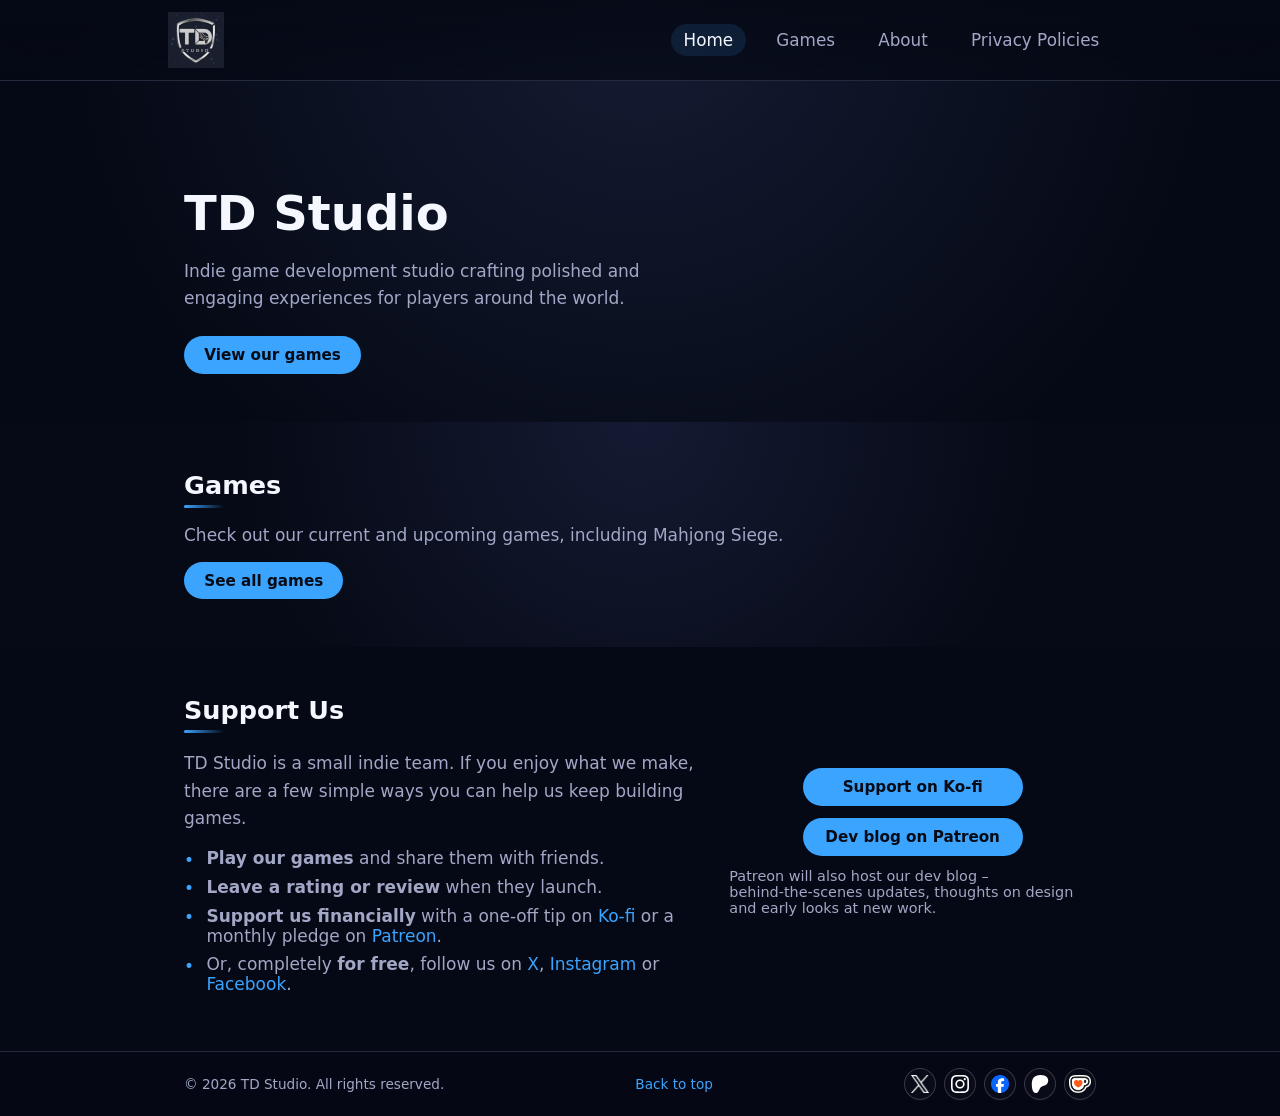
<file: index.html>
<!DOCTYPE html>
<html lang="en">
<head>
  <meta charset="UTF-8" />
  <title>TD Studio – Game Development</title>
  <meta name="viewport" content="width=device-width, initial-scale=1" />
  <meta name="description" content="TD Studio is an indie game development studio creating engaging games like Mahjong Siege." />
  <link rel="stylesheet" href="styles.css" />
  <!-- Add favicon: <link rel="icon" href="favicon.ico" type="image/x-icon" /> -->
</head>
<body id="top">
  <header class="site-header">
    <div class="container header-content">
      <div class="logo-block">
        <a href="#top" aria-label="TD Studio home">
          <img src="gallery/web-art/logo-td-studio.svg" alt="TD Studio logo" class="logo" />
        </a>
      </div>
      <nav class="main-nav">
        <a href="#top" class="active">Home</a>
        <a href="games.html">Games</a>
        <a href="about.html">About</a>
        <a href="privacy-policy.html">Privacy Policies</a>
      </nav>
    </div>
  </header>

  <main>
    <section class="hero">
      <div class="container hero-content">
        <h1>TD Studio</h1>
        <p>Indie game development studio crafting polished and engaging experiences for players around the world.</p>
        <div class="hero-actions">
          <a class="btn primary" href="games.html">View our games</a>
        </div>
      </div>
    </section>

    <section id="games-teaser" class="section section-dark">
      <div class="container">
        <h2 class="section-title">Games</h2>
        <p class="section-intro">
          Check out our current and upcoming games, including Mahjong Siege.
        </p>
        <a class="btn primary" href="games.html">See all games</a>
      </div>
    </section>

    <section class="section">
      <div class="container">
        <div class="support-grid">
          <div>
            <h2 class="section-title">Support Us</h2>
            <p class="support-intro">
              TD Studio is a small indie team. If you enjoy what we make, there are a few simple ways you can help us keep building games.
            </p>
            <ul class="support-list">
              <li><strong>Play our games</strong> and share them with friends.</li>
              <li><strong>Leave a rating or review</strong> when they launch.</li>
              <li>
                <strong>Support us financially</strong> with a one‑off tip on
                <a href="https://ko-fi.com/tdstudio" target="_blank" rel="noopener noreferrer">Ko‑fi</a>
                or a monthly pledge on
                <a href="https://www.patreon.com/tdstudio" target="_blank" rel="noopener noreferrer">Patreon</a>.
              </li>
              <li>
                Or, completely <strong>for free</strong>, follow us on
                <a href="https://x.com/tdstudio_uk" target="_blank" rel="noopener noreferrer">X</a>,
                <a href="https://instagram.com/tdstudio.uk" target="_blank" rel="noopener noreferrer">Instagram</a>
                or
                <a href="https://www.facebook.com/profile.php?id=61582031611581" target="_blank" rel="noopener noreferrer">Facebook</a>.
              </li>
            </ul>
          </div>
          <div>
            <div class="support-actions">
              <a class="btn primary" href="https://ko-fi.com/tdstudio" target="_blank" rel="noopener noreferrer">
                Support on Ko‑fi
              </a>
              <a class="btn primary" href="https://www.patreon.com/tdstudio" target="_blank" rel="noopener noreferrer">
                Dev blog on Patreon
              </a>
            </div>
            <p class="support-note">
              Patreon will also host our dev blog – behind‑the‑scenes updates, thoughts on design and early looks at new work.
            </p>
          </div>
        </div>
      </div>
    </section>
  </main>
  <footer class="site-footer">
    <div class="container footer-content">
      <span>© <span id="year"></span> TD Studio. All rights reserved.</span>
      <div class="footer-links">
        <a href="#top">Back to top</a>
      </div>
      <div class="footer-social">
        <a href="https://x.com/tdstudio_uk" target="_blank" rel="noopener noreferrer" aria-label="Follow TD Studio on X">
          <img src="gallery/web-art/X-logo-white.png" alt="" />
        </a>
        <a href="https://instagram.com/tdstudio.uk" target="_blank" rel="noopener noreferrer" aria-label="Follow TD Studio on Instagram">
          <img src="gallery/web-art/Instagram_Glyph_White.svg" alt="" />
        </a>
        <a href="https://www.facebook.com/profile.php?id=61582031611581" target="_blank" rel="noopener noreferrer" aria-label="Follow TD Studio on Facebook">
          <img src="gallery/web-art/Facebook_Logo_Primary.png" alt="" />
        </a>
        <a href="https://www.patreon.com/tdstudio" target="_blank" rel="noopener noreferrer" aria-label="Support TD Studio on Patreon">
          <img src="gallery/web-art/PATREON_SYMBOL_1_WHITE_RGB.svg" alt="" />
        </a>
        <a href="https://ko-fi.com/tdstudio" target="_blank" rel="noopener noreferrer" aria-label="Tip TD Studio on Ko-fi">
          <img src="gallery/web-art/ko-fi-logomarkLogo.webp" alt="" />
        </a>
      </div>
    </div>
  </footer>

  <script>
    document.getElementById('year').textContent = new Date().getFullYear();

    // Simple auto-rotating gallery for each game
    document.querySelectorAll('.game-gallery[data-rotation="true"]').forEach(function (gallery) {
      const slides = Array.from(gallery.querySelectorAll('.game-gallery-slide'));
      if (slides.length <= 1) return;

      let currentIndex = 0;

      setInterval(function () {
        slides[currentIndex].classList.remove('is-active');
        currentIndex = (currentIndex + 1) % slides.length;
        slides[currentIndex].classList.add('is-active');
      }, 3500);
    });
  </script>
</body>
</html>
</file>
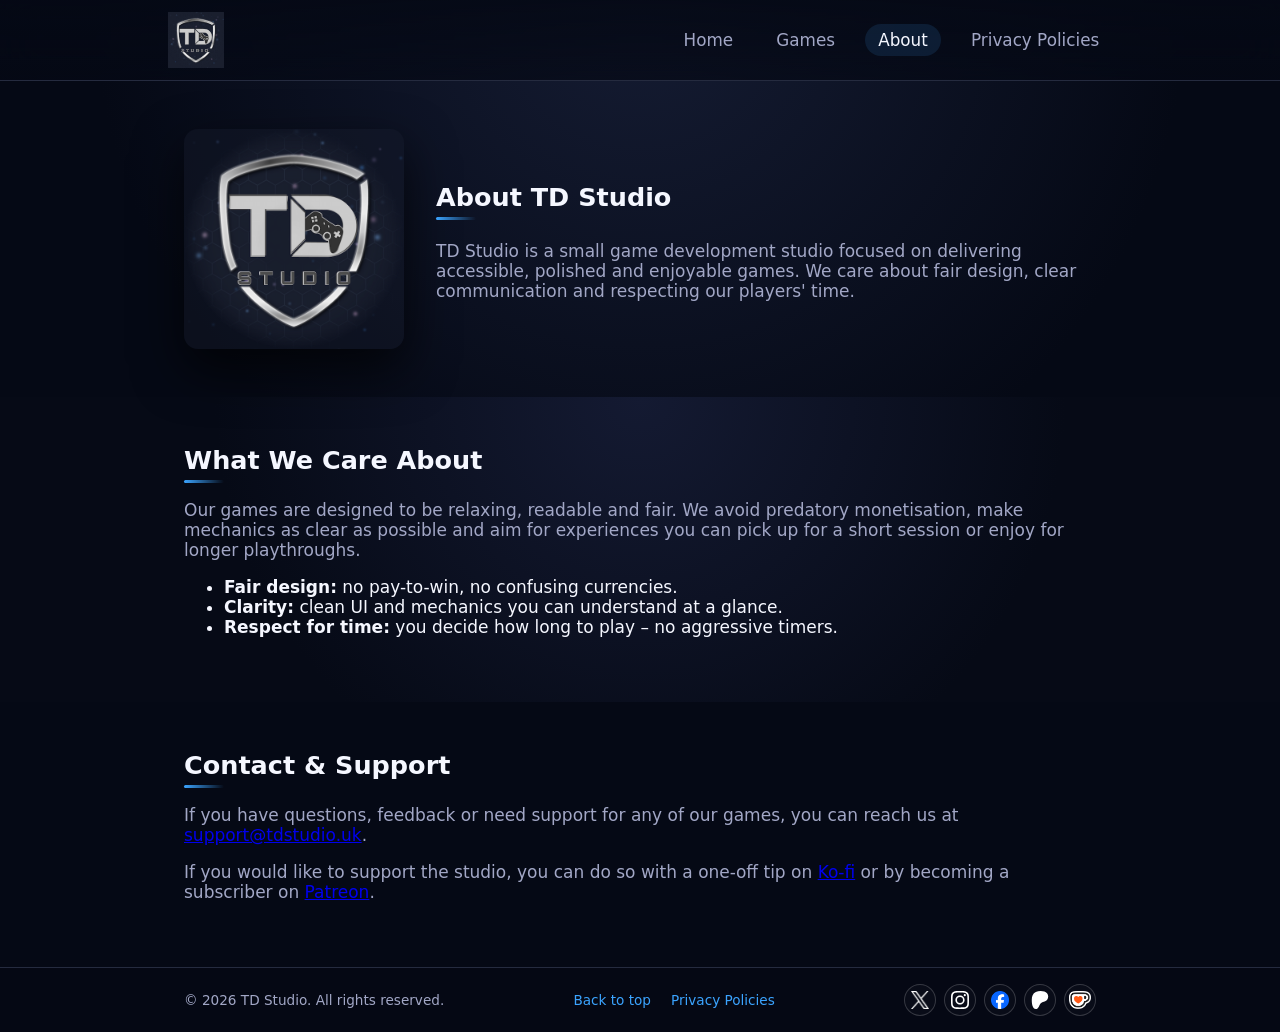
<file: about.html>
<!DOCTYPE html>
<html lang="en">
<head>
  <meta charset="UTF-8" />
  <title>About – TD Studio</title>
  <meta name="viewport" content="width=device-width, initial-scale=1" />
  <meta name="description" content="Learn more about TD Studio – a small game development studio focused on fair, polished experiences." />
  <link rel="stylesheet" href="styles.css" />
  <!-- Add favicon: <link rel="icon" href="favicon.ico" type="image/x-icon" /> -->
</head>
<body id="top">
  <header class="site-header">
    <div class="container header-content">
      <div class="logo-block">
        <a href="index.html#top" aria-label="TD Studio home">
          <img src="gallery/web-art/logo-td-studio.svg" alt="TD Studio logo" class="logo" />
        </a>
      </div>
      <nav class="main-nav">
        <a href="index.html#top">Home</a>
        <a href="games.html">Games</a>
        <a href="about.html" class="active">About</a>
        <a href="privacy-policy.html">Privacy Policies</a>
      </nav>
    </div>
  </header>

  <main>
    <section class="section">
      <div class="container about-hero">
        <div class="about-hero-logo">
          <img src="gallery/web-art/about-td-studio-logo.png" alt="TD Studio emblem" />
        </div>
        <div class="about-hero-text">
          <h1 class="section-title">About TD Studio</h1>
          <p>
            TD Studio is a small game development studio focused on delivering accessible, polished and
            enjoyable games. We care about fair design, clear communication and respecting our players' time.
          </p>
        </div>
      </div>
    </section>

    <section class="section section-dark">
      <div class="container">
        <h2 class="section-title">What We Care About</h2>
        <p>
          Our games are designed to be relaxing, readable and fair. We avoid predatory monetisation,
          make mechanics as clear as possible and aim for experiences you can pick up for a short session
          or enjoy for longer playthroughs.
        </p>
        <ul class="about-list">
          <li><strong>Fair design:</strong> no pay-to-win, no confusing currencies.</li>
          <li><strong>Clarity:</strong> clean UI and mechanics you can understand at a glance.</li>
          <li><strong>Respect for time:</strong> you decide how long to play – no aggressive timers.</li>
        </ul>
      </div>
    </section>

    <section class="section">
      <div class="container">
        <h2 class="section-title">Contact & Support</h2>
        <p>
          If you have questions, feedback or need support for any of our games, you can reach us at
          <a href="mailto:support@tdstudio.uk">support@tdstudio.uk</a>.
        </p>
        <p>
          If you would like to support the studio, you can do so with a one‑off tip on
          <a href="https://ko-fi.com/tdstudio" target="_blank" rel="noopener noreferrer">Ko‑fi</a>
          or by becoming a subscriber on
          <a href="https://www.patreon.com/tdstudio" target="_blank" rel="noopener noreferrer">Patreon</a>.
        </p>
      </div>
    </section>
  </main>

  <footer class="site-footer">
    <div class="container footer-content">
      <span>© <span id="year"></span> TD Studio. All rights reserved.</span>
      <div class="footer-links">
        <a href="#top">Back to top</a>
        <a href="privacy-policy.html">Privacy Policies</a>
      </div>
      <div class="footer-social">
        <a href="https://x.com/tdstudio_uk" target="_blank" rel="noopener noreferrer" aria-label="Follow TD Studio on X">
          <img src="gallery/web-art/X-logo-white.png" alt="" />
        </a>
        <a href="https://instagram.com/tdstudio.uk" target="_blank" rel="noopener noreferrer" aria-label="Follow TD Studio on Instagram">
          <img src="gallery/web-art/Instagram_Glyph_White.svg" alt="" />
        </a>
        <a href="https://www.facebook.com/profile.php?id=61582031611581" target="_blank" rel="noopener noreferrer" aria-label="Follow TD Studio on Facebook">
          <img src="gallery/web-art/Facebook_Logo_Primary.png" alt="" />
        </a>
        <a href="https://www.patreon.com/tdstudio" target="_blank" rel="noopener noreferrer" aria-label="Support TD Studio on Patreon">
          <img src="gallery/web-art/PATREON_SYMBOL_1_WHITE_RGB.svg" alt="" />
        </a>
        <a href="https://ko-fi.com/tdstudio" target="_blank" rel="noopener noreferrer" aria-label="Tip TD Studio on Ko-fi">
          <img src="gallery/web-art/ko-fi-logomarkLogo.webp" alt="" />
        </a>
      </div>
    </div>
  </footer>

  <script>
    document.getElementById('year').textContent = new Date().getFullYear();
  </script>
</body>
</html>
</file>
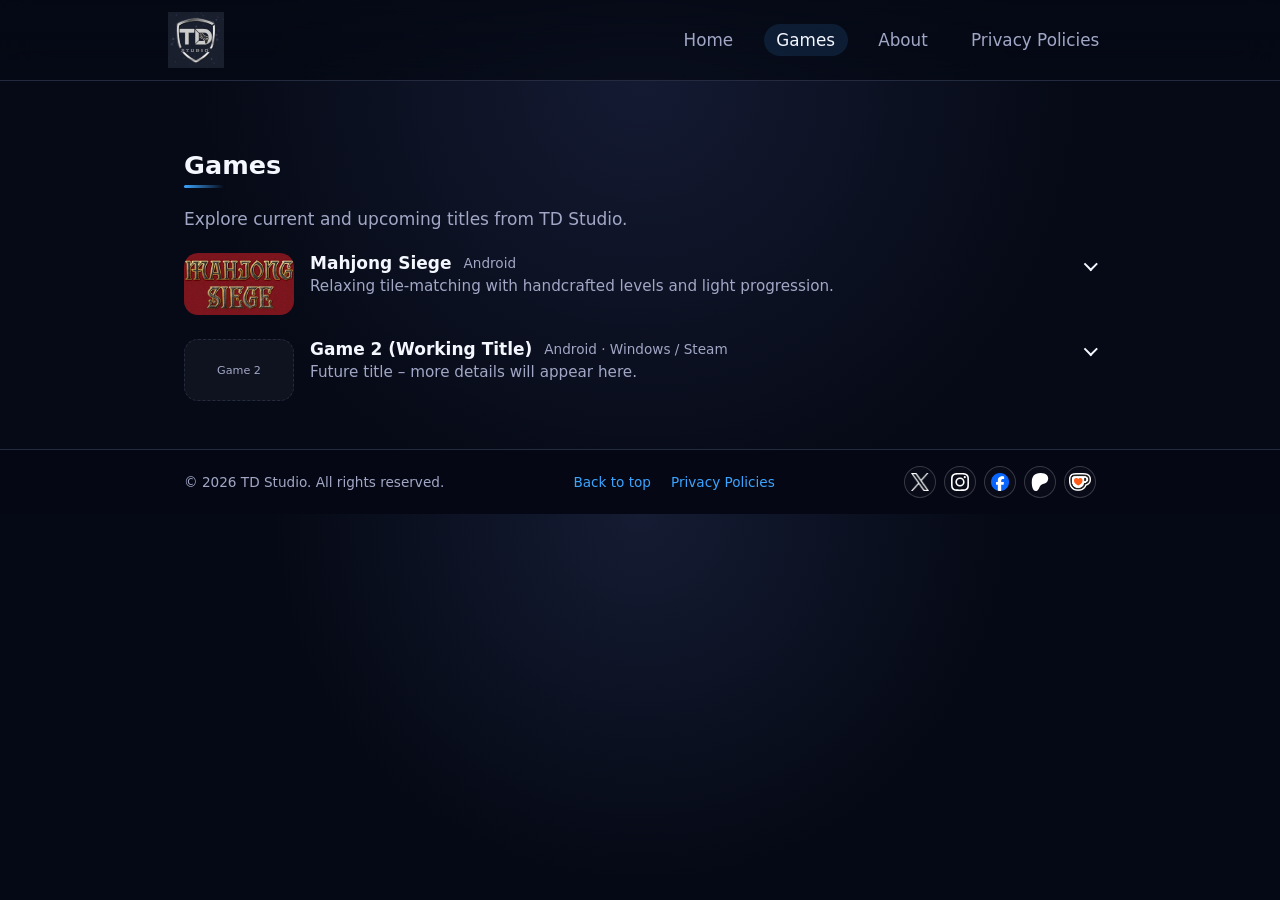
<file: games.html>
<!DOCTYPE html>
<html lang="en">
<head>
  <meta charset="UTF-8" />
  <title>Games – TD Studio</title>
  <meta name="viewport" content="width=device-width, initial-scale=1" />
  <meta name="description" content="Discover games by TD Studio, including Mahjong Siege and future titles." />
  <link rel="stylesheet" href="styles.css" />
  <!-- Add favicon: <link rel="icon" href="favicon.ico" type="image/x-icon" /> -->
</head>
<body id="top">
  <header class="site-header">
    <div class="container header-content">
      <div class="logo-block">
        <a href="index.html#top" aria-label="TD Studio home">
          <img src="gallery/web-art/logo-td-studio.svg" alt="TD Studio logo" class="logo" />
        </a>
      </div>
      <nav class="main-nav">
        <a href="index.html#top">Home</a>
        <a href="games.html" class="active">Games</a>
        <a href="about.html">About</a>
        <a href="privacy-policy.html">Privacy Policies</a>
      </nav>
    </div>
  </header>

  <main>
    <section class="section section-dark">
      <div class="container">
        <h1 class="section-title">Games</h1>
        <p class="section-intro">
          Explore current and upcoming titles from TD Studio.
        </p>

        <!-- Mahjong Siege -->
        <article class="game-detail-card" id="mahjong-siege">
          <details class="game-details">
            <summary class="game-summary">
              <div class="game-summary-thumb">
                <img src="gallery/mahjong-siege/Mahjong-siege-thumb-600x338.png" alt="Mahjong Siege" />
              </div>
              <div class="game-summary-body">
                <span class="game-summary-top">
                  <span class="game-title">Mahjong Siege</span>
                  <span class="game-platforms">Android</span>
                  <span class="game-toggle" aria-hidden="true"></span>
                </span>
                <span class="game-tagline">
                  Relaxing tile-matching with handcrafted levels and light progression.
                </span>
              </div>
            </summary>
            <div class="game-detail-body">
              <div class="game-gallery" data-rotation="true">
                <div class="game-gallery-slide is-active">
                  <img src="gallery/mahjong-siege/Mahjong-siege-thumb-600x338.png" alt="Mahjong Siege key art" />
                </div>
                <div class="game-gallery-slide">
                  <img src="gallery/mahjong-siege/Mahjong-screenshot 1.jpg" alt="Mahjong Siege gameplay – screenshot 1" />
                </div>
                <div class="game-gallery-slide">
                  <img src="gallery/mahjong-siege/Mahjong-screenshot 2.jpg" alt="Mahjong Siege gameplay – screenshot 2" />
                </div>
                <div class="game-gallery-slide">
                  <img src="gallery/mahjong-siege/Mahjong-screenshot 3.JPG" alt="Mahjong Siege gameplay – screenshot 3" />
                </div>
              </div>
              <div class="game-detail-text">
                <p>
                  Clear boards of tiles at your own pace, experiment with layouts and enjoy a calm,
                  focused experience. Progress through handcrafted stages designed to be fair and readable,
                  without aggressive timers or pressure.
                </p>
                <p>
                  Mahjong Siege is built with respect for your time: no predatory monetisation, no confusing
                  currencies – just straightforward gameplay with optional challenges.
                </p>
                <div class="game-links">
                  <a class="btn primary" href="https://play.google.com/store/apps/details?id=YOUR_APP_ID" target="_blank" rel="noopener noreferrer">
                    Get it on Google Play
                  </a>
                  <a class="btn secondary" href="https://www.youtube.com/watch?v=YOUR_TRAILER_ID" target="_blank" rel="noopener noreferrer">
                    Watch Trailer
                  </a>
                  <a class="btn secondary" href="privacy-policy.html#mahjong-siege">
                    View Privacy Policy
                  </a>
                </div>
              </div>
            </div>
          </details>
        </article>

        <!-- Game 2 placeholder -->
        <article class="game-detail-card" id="game-2">
          <details class="game-details">
            <summary class="game-summary">
              <div class="game-summary-thumb">
                <!-- Replace with <img src="game-2-thumb.png" alt="Game 2" /> when ready -->
                <div class="game-summary-thumb-inner">Game 2</div>
              </div>
              <div class="game-summary-body">
                <span class="game-summary-top">
                  <span class="game-title">Game 2 (Working Title)</span>
                  <span class="game-platforms">Android · Windows / Steam</span>
                  <span class="game-toggle" aria-hidden="true"></span>
                </span>
                <span class="game-tagline">
                  Future title – more details will appear here.
                </span>
              </div>
            </summary>
            <div class="game-detail-body">
              <div class="game-gallery" data-rotation="true">
                <div class="game-gallery-slide is-active">
                  <div class="game-gallery-placeholder">Game 2 – screenshot 1 (placeholder)</div>
                </div>
                <div class="game-gallery-slide">
                  <div class="game-gallery-placeholder">Game 2 – screenshot 2 (placeholder)</div>
                </div>
                <div class="game-gallery-slide">
                  <div class="game-gallery-placeholder">Game 2 – screenshot 3 (placeholder)</div>
                </div>
              </div>
              <div class="game-detail-text">
                <p class="game-placeholder-text">
                  Details about Game 2 will be added here, including gameplay overview, key features and
                  platform information.
                </p>
                <div class="game-links">
                  <a class="btn primary" href="#" aria-disabled="true">
                    Coming soon
                  </a>
                  <a class="btn secondary" href="privacy-policy.html#game-2">
                    View Privacy Policy (when available)
                  </a>
                </div>
              </div>
            </div>
          </details>
        </article>
      </div>
    </section>
  </main>

  <div class="lightbox" id="game-lightbox">
    <div class="lightbox-inner"></div>
  </div>

  <footer class="site-footer">
    <div class="container footer-content">
      <span>© <span id="year"></span> TD Studio. All rights reserved.</span>
      <div class="footer-links">
        <a href="#top">Back to top</a>
        <a href="privacy-policy.html">Privacy Policies</a>
      </div>
      <div class="footer-social">
        <a href="https://x.com/tdstudio_uk" target="_blank" rel="noopener noreferrer" aria-label="Follow TD Studio on X">
          <img src="gallery/web-art/X-logo-white.png" alt="" />
        </a>
        <a href="https://instagram.com/tdstudio.uk" target="_blank" rel="noopener noreferrer" aria-label="Follow TD Studio on Instagram">
          <img src="gallery/web-art/Instagram_Glyph_White.svg" alt="" />
        </a>
        <a href="https://www.facebook.com/profile.php?id=61582031611581" target="_blank" rel="noopener noreferrer" aria-label="Follow TD Studio on Facebook">
          <img src="gallery/web-art/Facebook_Logo_Primary.png" alt="" />
        </a>
        <a href="https://www.patreon.com/tdstudio" target="_blank" rel="noopener noreferrer" aria-label="Support TD Studio on Patreon">
          <img src="gallery/web-art/PATREON_SYMBOL_1_WHITE_RGB.svg" alt="" />
        </a>
        <a href="https://ko-fi.com/tdstudio" target="_blank" rel="noopener noreferrer" aria-label="Tip TD Studio on Ko-fi">
          <img src="gallery/web-art/ko-fi-logomarkLogo.webp" alt="" />
        </a>
      </div>
    </div>
  </footer>

  <script>
    document.getElementById('year').textContent = new Date().getFullYear();

    // Simple auto-rotating gallery for each game
    document.querySelectorAll('.game-gallery[data-rotation="true"]').forEach(function (gallery) {
      const slides = Array.from(gallery.querySelectorAll('.game-gallery-slide'));
      if (slides.length <= 1) return;

      let currentIndex = 0;

      setInterval(function () {
        slides[currentIndex].classList.remove('is-active');
        currentIndex = (currentIndex + 1) % slides.length;
        slides[currentIndex].classList.add('is-active');
      }, 3500);
    });

    // Lightbox with next/prev for gallery items
    (function () {
      const lightbox = document.getElementById('game-lightbox');
      if (!lightbox) return;
      const inner = lightbox.querySelector('.lightbox-inner');

      // Build basic structure once
      inner.innerHTML = '<div class="lightbox-content"><button type="button" class="lightbox-nav lightbox-prev" aria-label="Previous image">\u2039</button><div class="lightbox-frame"></div><button type="button" class="lightbox-nav lightbox-next" aria-label="Next image">\u203a</button></div>';
      const frame = inner.querySelector('.lightbox-frame');
      const prevBtn = inner.querySelector('.lightbox-prev');
      const nextBtn = inner.querySelector('.lightbox-next');

      let currentSlides = null;
      let currentIndex = 0;

      function render() {
        if (!currentSlides || !frame) return;
        frame.innerHTML = currentSlides[currentIndex].innerHTML;
      }

      function openLightboxFor(gallery, slideIndex) {
        const slides = Array.from(gallery.querySelectorAll('.game-gallery-slide'));
        if (!slides.length) return;
        currentSlides = slides;
        currentIndex = slideIndex;
        render();
        lightbox.classList.add('is-open');
      }

      function closeLightbox() {
        lightbox.classList.remove('is-open');
      }

      document.querySelectorAll('.game-gallery img, .game-gallery-placeholder').forEach(function (el) {
        el.addEventListener('click', function () {
          const slide = el.closest('.game-gallery-slide');
          const gallery = el.closest('.game-gallery');
          if (!slide || !gallery) return;
          const slides = Array.from(gallery.querySelectorAll('.game-gallery-slide'));
          const index = slides.indexOf(slide);
          if (index === -1) return;
          openLightboxFor(gallery, index);
        });
      });

      prevBtn.addEventListener('click', function (event) {
        event.stopPropagation();
        if (!currentSlides) return;
        currentIndex = (currentIndex - 1 + currentSlides.length) % currentSlides.length;
        render();
      });

      nextBtn.addEventListener('click', function (event) {
        event.stopPropagation();
        if (!currentSlides) return;
        currentIndex = (currentIndex + 1) % currentSlides.length;
        render();
      });

      lightbox.addEventListener('click', function (event) {
        if (event.target === lightbox) {
          closeLightbox();
        }
      });

      window.addEventListener('keydown', function (event) {
        if (event.key === 'Escape') {
          closeLightbox();
        }
      });
    })();
  </script>
</body>
</html>
</file>
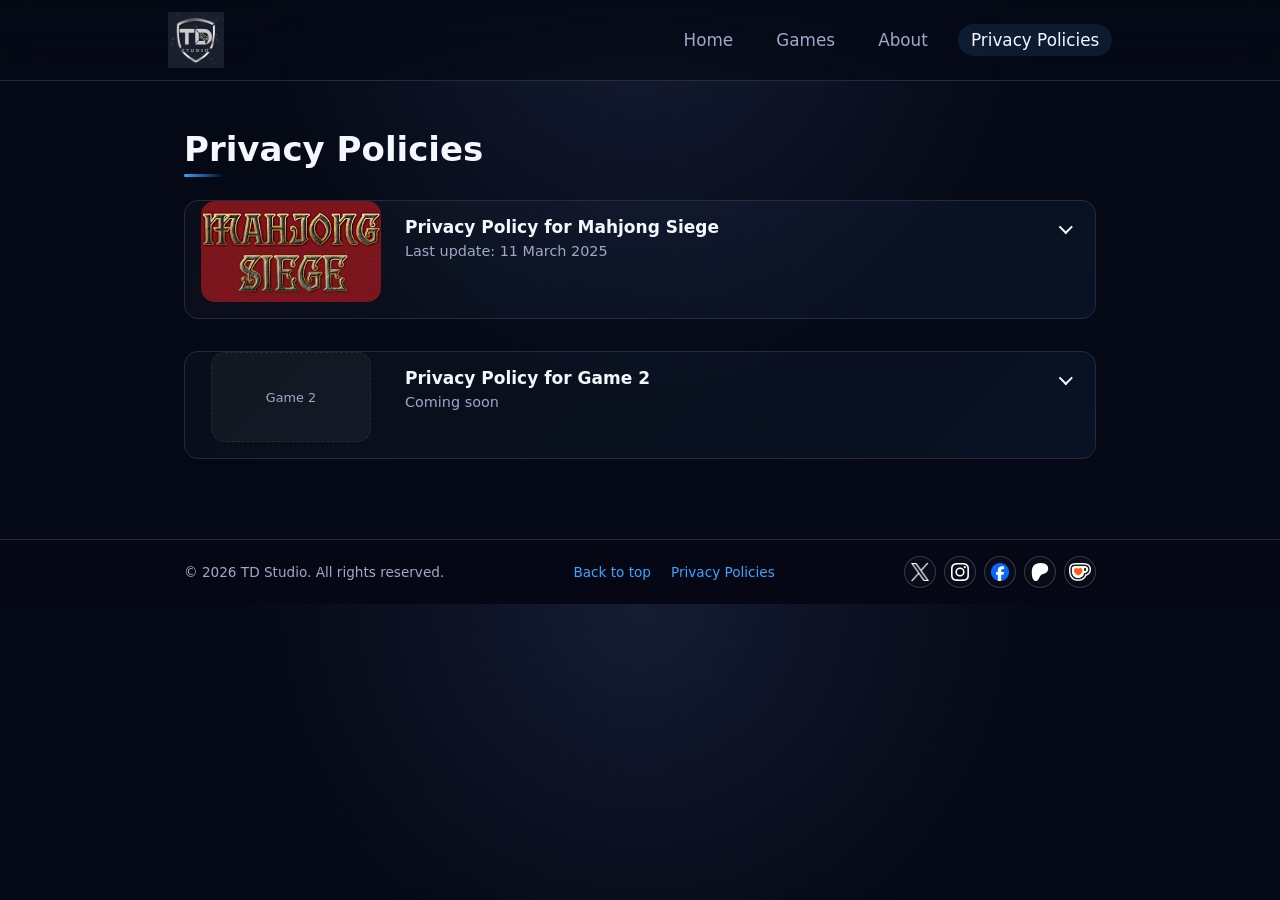
<file: privacy-policy.html>
<!DOCTYPE html>
<html lang="en">
<head>
  <meta charset="UTF-8" />
  <title>Privacy Policies – TD Studio</title>
  <meta name="viewport" content="width=device-width, initial-scale=1" />
  <link rel="stylesheet" href="styles.css" />
</head>
<body>
  <header class="site-header">
    <div class="container header-content">
      <div class="logo-block">
        <a href="index.html">
          <img src="gallery/web-art/logo-td-studio.svg" alt="TD Studio logo" class="logo" />
        </a>
      </div>
      <nav class="main-nav">
        <a href="index.html#top">Home</a>
        <a href="games.html">Games</a>
        <a href="about.html">About</a>
        <a href="privacy-policy.html" class="active">Privacy Policies</a>
      </nav>
    </div>
  </header>

  <main class="section">
    <div class="container policy-container">
      <h1 class="section-title">Privacy Policies</h1>

      <!-- Mahjong Siege -->
      <div class="policy-game-block" id="mahjong-siege">
        <div class="policy-game-row">
          <div class="policy-game-logo">
            <img src="gallery/mahjong-siege/Mahjong-siege-thumb-600x338.png" alt="Mahjong Siege" />
          </div>
          <div class="policy-game-content">
            <details class="policy-details">
              <summary class="policy-summary">
                <span class="policy-summary-top">
                  <span class="policy-game-title">Privacy Policy for Mahjong Siege</span>
                  <span class="policy-toggle" aria-hidden="true"></span>
                </span>
                <span class="policy-date">Last update: 11 March 2025</span>
              </summary>
              <div class="policy-body">
                <h3>1. Introduction</h3>
                <p>
                  TD-Studio ("we", "our," or "us") is committed to protecting your privacy. This policy explains how
                  we collect, use, and safeguard information when you use our mobile application Mahjong Siege (the "App").
                  By using the App, you acknowledge that you have read and understood this policy.
                </p>
                <p>
                  By downloading, installing, or using the App, you acknowledge that you have read and understood this
                  Privacy Policy. If you do not agree with the terms of this policy, please do not use the App.
                </p>

                <h3>2. Information We Collect</h3>
                <p>
                  <strong>No account required.</strong> The App does not require you to provide personal information
                  such as your name or email to play.
                </p>
                <p>
                  <strong>Analytics (with your consent):</strong> If you consent when prompted, we collect anonymous
                  usage data through Unity Analytics—including device type, session duration, levels completed, and
                  gameplay events. This data is aggregated and not personally identifiable.
                </p>
                <p>
                  <strong>Local storage:</strong> The App stores game progress, settings, and your consent choice on
                  your device. This data is not transmitted unless you have consented to analytics.
                </p>

                <h3>3. How We Use Your Information</h3>
                <p>
                  We use collected data to improve the App, fix bugs, and develop new features. We do not sell or trade
                  your information. We do not use it for advertising unless we notify you and obtain consent in a
                  future update.
                </p>

                <h3>4. Third-Party Services</h3>
                <p>
                  We use Unity Analytics (Unity Technologies) to collect anonymous usage statistics.
                  Unity's privacy policy: <a href="https://unity.com/legal/privacy-policy" target="_blank" rel="noopener noreferrer">https://unity.com/legal/privacy-policy</a>.
                </p>
                <p>
                  We do not sell, rent, or trade your information to third parties.
                </p>

                <h3>5. Your Choices and Rights</h3>
                <p>
                  <strong>Analytics consent:</strong> You may decline analytics when first prompted. If you decline,
                  no analytics data is collected. Your choice is stored locally and respected on future launches.
                </p>
                <p>
                  <strong>Data deletion:</strong> You may request deletion of data by contacting us at the email below.
                  Please note:
                </p>
                <ul>
                  <li>Local data on your device can be removed by uninstalling the App.</li>
                  <li>
                    Analytics data is collected anonymously using randomly generated identifiers. We cannot associate
                    a deletion request with specific records in our analytics systems. We will nonetheless process your
                    request by: (1) deleting any personally identifiable information we hold (e.g., support correspondence);
                    (2) forwarding deletion requests to Unity where applicable; and (3) ensuring you are opted out of
                    future analytics. We will respond within 30 days.
                  </li>
                </ul>
                <p>
                  <strong>Other rights:</strong> Depending on your location, you may have rights to access, correct,
                  restrict, or object to processing of your data. Contact us to exercise these rights.
                </p>

                <h3>6. Data Retention, Security &amp; Children</h3>
                <p>
                  <strong>Retention:</strong> Analytics data is retained as long as necessary for the purposes above or
                  as required by our providers. Local data persists until you uninstall the App.
                </p>
                <p>
                  <strong>Security:</strong> We implement appropriate measures to protect your information, but no method
                  of transmission or storage is 100% secure.
                </p>
                <p>
                  <strong>Children:</strong> The App is not directed at children under 13. We do not knowingly collect
                  personal information from children. If you believe your child has provided us with personal information,
                  please contact us.
                </p>

                <h3>7. Changes &amp; Contact</h3>
                <p>
                  We may update this policy from time to time. The "Last update" date will reflect changes. Your continued
                  use indicates acceptance.
                </p>
                <p>
                  If you have any questions, concerns, or requests regarding this Privacy Policy or our data practices,
                  please contact us at:
                </p>
                <p>
                  <strong>Email:</strong> <a href="mailto:support@tdstudio.uk">support@tdstudio.uk</a>
                </p>
              </div>
            </details>
          </div>
        </div>
      </div>

      <!-- Game 2 placeholder -->
      <div class="policy-game-block" id="game-2">
        <div class="policy-game-row">
          <div class="policy-game-logo">
            <div class="game-logo-placeholder" aria-hidden="true">Game 2</div>
          </div>
          <div class="policy-game-content">
            <details class="policy-details">
              <summary class="policy-summary">
                <span class="policy-summary-top">
                  <span class="policy-game-title">Privacy Policy for Game 2</span>
                  <span class="policy-toggle" aria-hidden="true"></span>
                </span>
                <span class="policy-date">Coming soon</span>
              </summary>
              <div class="policy-body">
                <p class="policy-placeholder-text">Privacy policy for this game will be added here.</p>
              </div>
            </details>
          </div>
        </div>
      </div>
    </div>
  </main>

  <footer class="site-footer">
    <div class="container footer-content">
      <span>© <span id="year"></span> TD Studio. All rights reserved.</span>
      <div class="footer-links">
        <a href="#top">Back to top</a>
        <a href="privacy-policy.html">Privacy Policies</a>
      </div>
      <div class="footer-social">
        <a href="https://x.com/tdstudio_uk" target="_blank" rel="noopener noreferrer" aria-label="Follow TD Studio on X">
          <img src="gallery/web-art/X-logo-white.png" alt="" />
        </a>
        <a href="https://instagram.com/tdstudio.uk" target="_blank" rel="noopener noreferrer" aria-label="Follow TD Studio on Instagram">
          <img src="gallery/web-art/Instagram_Glyph_White.svg" alt="" />
        </a>
        <a href="https://www.facebook.com/profile.php?id=61582031611581" target="_blank" rel="noopener noreferrer" aria-label="Follow TD Studio on Facebook">
          <img src="gallery/web-art/Facebook_Logo_Primary.png" alt="" />
        </a>
        <a href="https://www.patreon.com/tdstudio" target="_blank" rel="noopener noreferrer" aria-label="Support TD Studio on Patreon">
          <img src="gallery/web-art/PATREON_SYMBOL_1_WHITE_RGB.svg" alt="" />
        </a>
        <a href="https://ko-fi.com/tdstudio" target="_blank" rel="noopener noreferrer" aria-label="Tip TD Studio on Ko-fi">
          <img src="gallery/web-art/ko-fi-logomarkLogo.webp" alt="" />
        </a>
      </div>
    </div>
  </footer>

  <script>
    document.getElementById('year').textContent = new Date().getFullYear();
  </script>
</body>
</html>
</file>
<file: styles.css>
:root {
  --bg: #050915;
  --bg-alt: #0c1222;
  --accent: #3ba4ff;
  --accent-soft: rgba(59, 164, 255, 0.12);
  --text-main: #f5f7ff;
  --text-muted: #a2a7c6;
  --border-subtle: #252b3f;
  --card-bg: #101626;
  --radius: 14px;
  --shadow-soft: 0 18px 45px rgba(0, 0, 0, 0.6);
  --max-width: 960px;
  --transition-fast: 0.2s ease-out;
  --font-main: system-ui, -apple-system, BlinkMacSystemFont, "Segoe UI", sans-serif;
}

*,
*::before,
*::after {
  box-sizing: border-box;
}

html {
  scroll-behavior: smooth;
}

@media (prefers-reduced-motion: reduce) {
  html {
    scroll-behavior: auto;
  }
}

body {
  margin: 0;
  font-family: var(--font-main);
  font-size: 17px;
  background: radial-gradient(circle at top, #151c33 0, var(--bg) 45%);
  color: var(--text-main);
}

/* Layout helpers */

.container {
  max-width: var(--max-width);
  margin: 0 auto;
  padding: 0 1.5rem;
}

/* Header & nav */

.site-header {
  position: sticky;
  top: 0;
  z-index: 20;
  backdrop-filter: blur(20px);
  background: linear-gradient(to bottom, rgba(5, 9, 21, 0.9), rgba(5, 9, 21, 0.7));
  border-bottom: 1px solid var(--border-subtle);
}

.header-content {
  display: flex;
  align-items: center;
  justify-content: space-between;
  padding: 0.75rem 0.5rem;
}

.logo-block {
  display: flex;
  align-items: center;
  gap: 0.75rem;
}

.logo {
  height: 56px;
  width: auto;
  display: block;
}

.small-logo {
  height: 56px;
}

.main-nav {
  display: flex;
  gap: 1.1rem;
  font-size: 1.05rem;
}

.main-nav a {
  color: var(--text-muted);
  text-decoration: none;
  padding: 0.4rem 0.8rem;
  border-radius: 999px;
  transition: color var(--transition-fast), background-color var(--transition-fast);
}

.main-nav a:hover,
.main-nav a.active {
  color: var(--text-main);
  background-color: var(--accent-soft);
}

.main-nav a:focus-visible,
a:focus-visible,
.btn:focus-visible {
  outline: 2px solid var(--accent);
  outline-offset: 3px;
}

/* Hero */

.hero {
  padding: 4rem 0 3rem;
  text-align: left;
}

.hero-content h1 {
  font-size: clamp(2.3rem, 4vw, 3rem);
  margin-bottom: 0.5rem;
}

.hero-content p {
  max-width: 520px;
  color: var(--text-muted);
  margin-bottom: 1.5rem;
  line-height: 1.6;
}

.hero-actions {
  display: flex;
  flex-wrap: wrap;
  gap: 0.75rem;
}

/* Hero mark on home */

.hero-mark {
  padding-top: 0.5rem;
}

.hero-mark-inner {
  max-width: 140px;
  margin: 0 auto;
}

.hero-mark-inner img {
  width: 100%;
  height: auto;
  display: block;
  filter: drop-shadow(0 12px 30px rgba(0, 0, 0, 0.6));
}

/* Sections & layouts */

.section {
  padding: 3rem 0;
}

.section-dark {
  background: radial-gradient(circle at top, #141a32 0, #060a16 60%);
}

.section-title {
  position: relative;
  padding-bottom: 0.5rem;
}

.section-title::after {
  content: "";
  position: absolute;
  left: 0;
  bottom: 0;
  width: 2.5rem;
  height: 3px;
  background: linear-gradient(90deg, var(--accent), transparent);
  border-radius: 2px;
}

.about-hero {
  display: flex;
  align-items: center;
  gap: 2rem;
}

.about-hero-logo {
  flex-shrink: 0;
  width: 220px;
  max-width: 30%;
}

.about-hero-logo img {
  width: 100%;
  height: auto;
  display: block;
  border-radius: var(--radius);
  box-shadow: 0 20px 50px rgba(0, 0, 0, 0.7);
}

.about-hero-text {
  flex: 1;
  min-width: 0;
}

.about-hero-text p {
  margin-top: 1rem;
}

/* Cards & buttons */

.game-card {
  background: linear-gradient(135deg, rgba(255, 255, 255, 0.02), rgba(59, 164, 255, 0.08));
  border-radius: var(--radius);
  padding: 1.75rem 1.5rem;
  box-shadow: var(--shadow-soft);
  border: 1px solid rgba(255, 255, 255, 0.06);
  transition: transform var(--transition-fast), box-shadow var(--transition-fast);
}

.game-card:hover {
  transform: translateY(-2px);
  box-shadow: 0 22px 50px rgba(0, 0, 0, 0.5);
}

.game-card-inner {
  display: flex;
  align-items: flex-start;
  gap: 1.5rem;
}

.game-visual {
  flex-shrink: 0;
  width: 140px;
}

.game-visual img {
  width: 100%;
  height: auto;
  border-radius: var(--radius);
  display: block;
}

.game-visual-placeholder {
  width: 100%;
  aspect-ratio: 1;
  background: rgba(255, 255, 255, 0.04);
  border: 1px dashed var(--border-subtle);
  border-radius: var(--radius);
  display: flex;
  align-items: center;
  justify-content: center;
  font-size: 0.8rem;
  color: var(--text-muted);
  text-align: center;
  padding: 0.5rem;
}

.game-card h3 {
  margin-top: 0;
  margin-bottom: 0.5rem;
}

.game-card p {
  margin-top: 0;
  color: var(--text-muted);
}

.game-links {
  display: flex;
  flex-wrap: wrap;
  gap: 0.75rem;
  margin-top: 1.25rem;
}

/* Game detail cards (collapsible) */

.game-detail-card {
  margin-top: 1.5rem;
}

.game-details {
  border: none;
}

.game-summary {
  display: flex;
  align-items: flex-start;
  gap: 1rem;
  cursor: pointer;
  list-style: none;
}

.game-summary::-webkit-details-marker {
  display: none;
}

.game-summary-thumb {
  flex-shrink: 0;
  width: 110px;
}

.game-summary-thumb img {
  width: 100%;
  height: auto;
  aspect-ratio: 16 / 9;
  object-fit: cover;
  border-radius: var(--radius);
  display: block;
}

.game-summary-thumb-inner {
  width: 100%;
  aspect-ratio: 16 / 9;
  background: rgba(255, 255, 255, 0.04);
  border: 1px dashed var(--border-subtle);
  border-radius: var(--radius);
  display: flex;
  align-items: center;
  justify-content: center;
  font-size: 0.7rem;
  color: var(--text-muted);
  text-align: center;
  padding: 0.35rem;
}

.game-summary-body {
  flex: 1;
  min-width: 0;
  display: flex;
  flex-direction: column;
  gap: 0.25rem;
}

.game-summary-top {
  display: flex;
  align-items: center;
  gap: 0.75rem;
}

.game-title {
  font-weight: 600;
}

.game-platforms {
  font-size: 0.85rem;
  color: var(--text-muted);
}

.game-toggle {
  display: inline-block;
  width: 0.6rem;
  height: 0.6rem;
  border-right: 2px solid currentColor;
  border-bottom: 2px solid currentColor;
  transform: rotate(45deg);
  margin-left: auto;
  transition: transform var(--transition-fast);
}

.game-details[open] .game-toggle {
  transform: rotate(-135deg);
}

.game-tagline {
  font-size: 0.95rem;
  color: var(--text-muted);
}

.game-detail-body {
  display: flex;
  flex-wrap: wrap;
  gap: 1.75rem;
  margin-top: 1rem;
}

.game-gallery {
  flex-shrink: 0;
  width: 220px;
  max-width: 100%;
  position: relative;
}

.game-gallery img {
  width: 100%;
  height: auto;
  max-height: 260px;
  border-radius: var(--radius);
  object-fit: contain;
  display: block;
}

.game-gallery-slide {
  display: none;
}

.game-gallery-slide.is-active {
  display: block;
}

.game-gallery-placeholder {
  width: 100%;
  aspect-ratio: 16 / 9;
  background: rgba(255, 255, 255, 0.04);
  border: 1px dashed var(--border-subtle);
  border-radius: var(--radius);
  display: flex;
  align-items: center;
  justify-content: center;
  font-size: 0.8rem;
  color: var(--text-muted);
  text-align: center;
  padding: 0.75rem;
}

.game-detail-text {
  flex: 1;
  min-width: 220px;
}

.game-placeholder-text {
  color: var(--text-muted);
  font-style: italic;
}

/* Game gallery lightbox */

.lightbox {
  position: fixed;
  inset: 0;
  background: rgba(0, 0, 0, 0.7);
  display: none;
  align-items: center;
  justify-content: center;
  z-index: 50;
  padding: 1.5rem;
}

.lightbox.is-open {
  display: flex;
}

.lightbox-inner {
  max-width: 700px;
  max-height: 90vh;
  width: 100%;
  background: #050814;
  border-radius: var(--radius);
  padding: 1rem;
  box-shadow: var(--shadow-soft);
  overflow: auto;
}

.lightbox-inner img {
  width: 100%;
  height: auto;
  object-fit: contain;
  border-radius: var(--radius);
}

.lightbox-content {
  display: flex;
  align-items: center;
  gap: 0.75rem;
}

.lightbox-frame {
  flex: 1;
}

.lightbox-nav {
  background: rgba(255, 255, 255, 0.06);
  border: 1px solid var(--border-subtle);
  border-radius: 999px;
  color: var(--text-main);
  width: 36px;
  height: 36px;
  display: flex;
  align-items: center;
  justify-content: center;
  cursor: pointer;
  font-size: 1.2rem;
  line-height: 1;
}

.lightbox-nav:hover {
  background: rgba(255, 255, 255, 0.12);
}

.btn {
  display: inline-flex;
  align-items: center;
  justify-content: center;
  padding: 0.55rem 1.2rem;
  border-radius: 999px;
  font-size: 0.95rem;
  text-decoration: none;
  border: 1px solid transparent;
  cursor: pointer;
  transition: background-color var(--transition-fast), color var(--transition-fast), border-color var(--transition-fast), transform var(--transition-fast);
}

.btn.primary {
  background-color: var(--accent);
  color: #070b16;
  font-weight: 600;
}

.btn.primary:hover {
  transform: translateY(-1px);
  box-shadow: 0 12px 30px rgba(59, 164, 255, 0.4);
}

.btn.secondary {
  background-color: transparent;
  color: var(--text-main);
  border-color: rgba(255, 255, 255, 0.25);
}

.btn.secondary:hover {
  background-color: rgba(255, 255, 255, 0.06);
}

/* About + Contact */

.section h2 {
  margin-top: 0;
  margin-bottom: 0.75rem;
}

.section p {
  color: var(--text-muted);
}

.contact-list {
  list-style: none;
  padding: 0;
  margin: 0.5rem 0 0;
}

.contact-list li {
  margin-bottom: 0.4rem;
}

.contact-list a {
  color: var(--accent);
  text-decoration: none;
}

.contact-list a:hover {
  text-decoration: underline;
}

.support-grid {
  display: grid;
  grid-template-columns: minmax(0, 1.4fr) minmax(0, 1fr);
  gap: 2rem;
  align-items: center;
}

.support-intro {
  color: var(--text-muted);
  line-height: 1.6;
  margin-bottom: 1rem;
}

.support-list {
  list-style: none;
  margin: 0;
  padding: 0;
}

.support-list li {
  position: relative;
  padding-left: 1.4rem;
  margin-bottom: 0.55rem;
  color: var(--text-muted);
}

.support-list li::before {
  content: "•";
  position: absolute;
  left: 0;
  top: 0.1rem;
  color: var(--accent);
}

.support-actions {
  display: flex;
  flex-direction: column;
  gap: 0.75rem;
  align-items: center;
}

.support-actions .btn {
  min-width: 220px;
}

.support-list a,
.support-list a:visited,
.support-list a:active {
  color: var(--accent);
  text-decoration: none;
}

.support-list a:hover {
  color: var(--accent);
  text-decoration: underline;
}

.support-note {
  font-size: 0.9rem;
  color: var(--text-muted);
  margin-top: 0.75rem;
}

@media (max-width: 720px) {
  .support-grid {
    grid-template-columns: minmax(0, 1fr);
  }
}

/* Privacy policy */

.policy-container {
  max-width: 720px;
}

.policy-container h1 {
  margin-top: 0;
}

.policy-container h2 {
  margin-top: 1.75rem;
}

.policy-container p,
.policy-container li {
  color: var(--text-muted);
  line-height: 1.6;
}

/* Footer */

.site-footer {
  border-top: 1px solid var(--border-subtle);
  background-color: #050814;
  padding: 1rem 0;
}

.footer-content {
  display: flex;
  align-items: center;
  justify-content: space-between;
  font-size: 0.85rem;
  color: var(--text-muted);
}

.footer-links {
  display: flex;
  gap: 1.25rem;
}

.footer-social {
  display: flex;
  gap: 0.5rem;
  flex-wrap: wrap;
}

.footer-social a {
  width: 32px;
  height: 32px;
  border-radius: 999px;
  border: 1px solid rgba(255, 255, 255, 0.18);
  display: inline-flex;
  align-items: center;
  justify-content: center;
  color: var(--text-muted);
  text-decoration: none;
  background: rgba(255, 255, 255, 0.02);
  transition: background-color var(--transition-fast), border-color var(--transition-fast), color var(--transition-fast),
    transform var(--transition-fast);
  font-size: 0.9rem;
}

.footer-social a:hover {
  color: var(--text-main);
  border-color: var(--accent);
  background: rgba(59, 164, 255, 0.12);
  transform: translateY(-1px);
}

.footer-social .icon {
  font-size: 1rem;
  line-height: 1;
}

.footer-social img {
  max-width: 100%;
  max-height: 18px;
  display: block;
}

.footer-content a {
  color: var(--accent);
  text-decoration: none;
}

.footer-content a:hover {
  text-decoration: underline;
}

.sr-only {
  position: absolute;
  width: 1px;
  height: 1px;
  padding: 0;
  margin: -1px;
  overflow: hidden;
  clip: rect(0, 0, 0, 0);
  white-space: nowrap;
  border: 0;
}

/* Responsive */

@media (max-width: 720px) {
  .header-content {
    flex-direction: column;
    align-items: flex-start;
    gap: 0.5rem;
  }

  .main-nav {
    flex-wrap: wrap;
  }

  .hero {
    padding-top: 3rem;
  }

  .hero-content p {
    max-width: none;
  }

  .game-card {
    padding: 1.25rem 1rem;
  }

  .game-card-inner {
    flex-direction: column;
  }

  .game-visual {
    width: 100%;
    max-width: 120px;
    margin: 0 auto;
  }

  .game-detail-body {
    flex-direction: column;
  }

  .game-gallery {
    width: 100%;
    max-width: 260px;
    margin: 0 auto;
  }

  .game-summary {
    flex-direction: row;
    align-items: center;
  }

  .about-hero {
    flex-direction: column;
    align-items: flex-start;
  }

  .about-hero-logo {
    max-width: 200px;
  }

  .footer-content {
    flex-direction: column;
    gap: 0.5rem;
    align-items: flex-start;
  }
}

/* Privacy policy – game blocks (collapsible + logo) */

.policy-container {
  max-width: var(--max-width);
}

.policy-game-block {
  margin-bottom: 2rem;
}

.policy-game-row {
  display: flex;
  align-items: flex-start;
  gap: 1.5rem;
  background: linear-gradient(135deg, rgba(255, 255, 255, 0.02), rgba(59, 164, 255, 0.06));
  border: 1px solid var(--border-subtle);
  border-radius: var(--radius);
  padding: 0 1rem 1rem;
}

.policy-game-content {
  flex: 1;
  min-width: 0;
}

.policy-details {
  border: none;
}

.policy-summary {
  display: flex;
  flex-direction: column;
  gap: 0.25rem;
  padding: 1rem 0.5rem 1rem 0;
  cursor: pointer;
  list-style: none;
  font-weight: 600;
  color: var(--text-main);
  transition: color var(--transition-fast);
}

.policy-summary::-webkit-details-marker {
  display: none;
}

.policy-summary-top {
  display: flex;
  align-items: center;
  gap: 0.5rem;
}

.policy-summary .policy-toggle {
  display: inline-block;
  width: 0.6rem;
  height: 0.6rem;
  border-right: 2px solid currentColor;
  border-bottom: 2px solid currentColor;
  transform: rotate(45deg);
  margin-left: auto;
  transition: transform var(--transition-fast);
}

.policy-details[open] .policy-summary .policy-toggle {
  transform: rotate(-135deg);
}

.policy-date {
  font-weight: 400;
  font-size: 0.9rem;
  color: var(--text-muted);
  margin-top: 0.15rem;
}

.policy-body {
  padding-top: 0.5rem;
  padding-right: 0.5rem;
}

.policy-body h3 {
  margin-top: 1.25rem;
  margin-bottom: 0.35rem;
  font-size: 1rem;
}

.policy-body h3:first-child {
  margin-top: 0;
}

.policy-body p,
.policy-body li {
  color: var(--text-muted);
  line-height: 1.6;
}

.policy-placeholder-text {
  color: var(--text-muted);
  font-style: italic;
}

.policy-game-logo {
  flex-shrink: 0;
  width: 180px;
  display: flex;
  align-items: center;
  justify-content: center;
}

.policy-game-logo img {
  width: 100%;
  height: auto;
  aspect-ratio: 16 / 9;
  object-fit: cover;
  border-radius: var(--radius);
  display: block;
}

.game-logo-placeholder {
  width: 100%;
  aspect-ratio: 16 / 9;
  max-width: 160px;
  background: rgba(255, 255, 255, 0.04);
  border: 1px dashed var(--border-subtle);
  border-radius: var(--radius);
  display: flex;
  align-items: center;
  justify-content: center;
  font-size: 0.8rem;
  color: var(--text-muted);
  text-align: center;
  padding: 0.5rem;
}

@media (max-width: 720px) {
  .policy-game-row {
    flex-direction: column;
    gap: 1rem;
  }

  .policy-game-logo {
    width: 100%;
  }

  .game-logo-placeholder {
    max-width: 100px;
    margin: 0 auto;
  }
}
</file>
